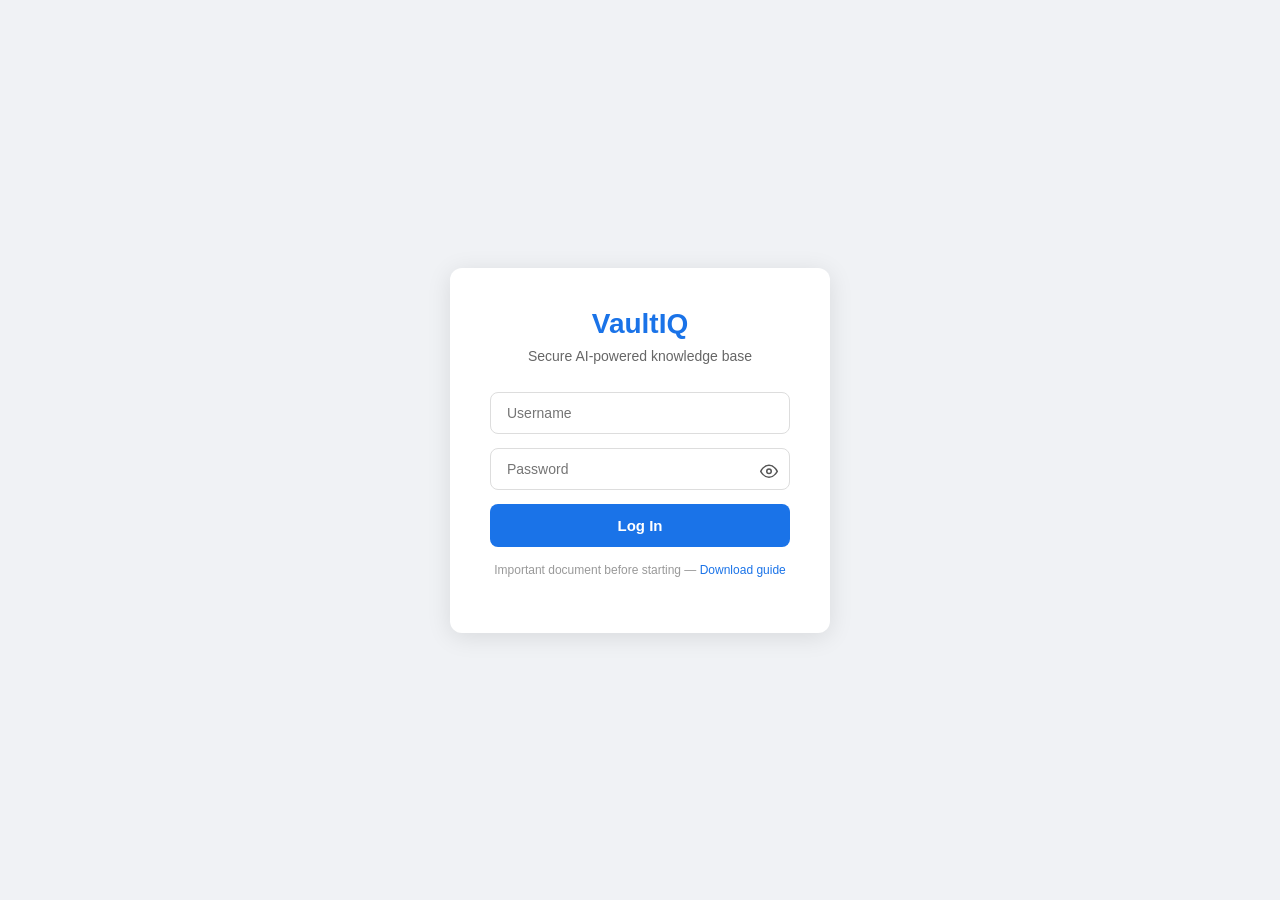
<file: frontend/index.html>
<!DOCTYPE html>
<html lang="en">

<head>
  <meta charset="UTF-8" />
  <meta name="viewport" content="width=device-width, initial-scale=1.0" />
  <title>VaultIQ</title>
  <style>
    * {
      box-sizing: border-box;
    }

    body {
      margin: 0;
      min-height: 100vh;
      display: flex;
      align-items: center;
      justify-content: center;
      background: #f0f2f5;
      font-family: -apple-system, BlinkMacSystemFont, "Segoe UI", sans-serif;
    }

    .card {
      background: #ffffff;
      border-radius: 12px;
      padding: 40px;
      width: 380px;
      box-shadow: 0 4px 24px rgba(0, 0, 0, 0.1);
    }

    .card h1 {
      margin: 0 0 8px;
      font-size: 28px;
      font-weight: 700;
      color: #1a73e8;
      text-align: center;
    }

    .card .subtitle {
      margin: 0 0 28px;
      font-size: 14px;
      color: #666;
      text-align: center;
    }

    #login-form input[type="text"],
    #login-form input[type="password"] {
      width: 100%;
      padding: 12px 16px;
      border: 1px solid #ddd;
      border-radius: 8px;
      margin-bottom: 14px;
      font-size: 14px;
    }

    #login-form input[type="text"]:focus,
    #login-form input[type="password"]:focus {
      border-color: #1a73e8;
      outline: none;
    }

    #login-btn {
      width: 100%;
      background: #1a73e8;
      color: #ffffff;
      padding: 13px;
      border-radius: 8px;
      border: none;
      font-size: 15px;
      font-weight: 600;
      cursor: pointer;
    }

    #login-btn:hover {
      background: #1557b0;
    }

    #login-btn:disabled {
      cursor: not-allowed;
      opacity: 0.85;
    }

    #login-error {
      display: none;
      color: #d32f2f;
      font-size: 13px;
      margin-top: 12px;
      text-align: center;
    }
  </style>
</head>

<body>
  <div class="card">
    <h1>VaultIQ</h1>
    <p class="subtitle">Secure AI-powered knowledge base</p>
    <form id="login-form" autocomplete="off">
      <input type="text" id="username" placeholder="Username" autocomplete="off" spellcheck="false" readonly>
      <div style="position:relative">
        <input type="password" id="password" placeholder="Password" autocomplete="off" readonly
               style="width:100%; padding:12px 44px 12px 16px; border:1px solid #ddd;
                      border-radius:8px; margin-bottom:14px; font-size:14px; box-sizing:border-box">
        <button type="button" id="toggle-password"
                style="position:absolute; right:12px; top:50%; transform:translateY(-65%);
                       background:none; border:none; cursor:pointer; padding:0;
                       font-size:16px; color:#888; line-height:1"
                onclick="togglePassword()" aria-label="Toggle password visibility">
          <svg xmlns="http://www.w3.org/2000/svg" width="18" height="18" viewBox="0 0 24 24" fill="none" stroke="#555" stroke-width="2" stroke-linecap="round" stroke-linejoin="round"><path d="M1 12s4-8 11-8 11 8 11 8-4 8-11 8-11-8-11-8z"/><circle cx="12" cy="12" r="3"/></svg>
        </button>
      </div>
      <button type="button" id="login-btn">Log In</button>
      <div id="login-error"></div>
      <p style="margin:16px 0 0; text-align:center; font-size:12px; color:#999">
        Important document before starting —
        <a href="Rag-chatbot.txt" download
           style="color:#1a73e8; text-decoration:none; font-weight:500">
          Download guide
        </a>
      </p></p>
    </form>
  </div>

  <script>
    function togglePassword() {
      const input = document.getElementById("password");
      const btn = document.getElementById("toggle-password");
      const eyeOpen = `<svg xmlns="http://www.w3.org/2000/svg" width="18" height="18" viewBox="0 0 24 24" fill="none" stroke="#555" stroke-width="2" stroke-linecap="round" stroke-linejoin="round"><path d="M1 12s4-8 11-8 11 8 11 8-4 8-11 8-11-8-11-8z"/><circle cx="12" cy="12" r="3"/></svg>`;
      const eyeOff = `<svg xmlns="http://www.w3.org/2000/svg" width="18" height="18" viewBox="0 0 24 24" fill="none" stroke="#555" stroke-width="2" stroke-linecap="round" stroke-linejoin="round"><path d="M17.94 17.94A10.07 10.07 0 0 1 12 20c-7 0-11-8-11-8a18.45 18.45 0 0 1 5.06-5.94"/><path d="M9.9 4.24A9.12 9.12 0 0 1 12 4c7 0 11 8 11 8a18.5 18.5 0 0 1-2.16 3.19"/><line x1="1" y1="1" x2="23" y2="23"/></svg>`;
      if (input.type === "password") {
        input.type = "text";
        btn.innerHTML = eyeOff;
      } else {
        input.type = "password";
        btn.innerHTML = eyeOpen;
      }
    }

    function showLoginError(message) {
      const el = document.getElementById("login-error");
      el.textContent = message;
      el.style.display = "block";
    }

    function hideLoginError() {
      const el = document.getElementById("login-error");
      el.textContent = "";
      el.style.display = "none";
    }
    function clearFormFields() {
      const usernameInput = document.getElementById("username");
      const passwordInput = document.getElementById("password");
      usernameInput.value = "";
      passwordInput.value = "";
    }

    function clearFormFieldsDelayed() {
      // Clear immediately
      clearFormFields();
      // Clear again after a short delay to override browser autofill
      setTimeout(clearFormFields, 100);
      // Remove readonly attribute to allow typing
      setTimeout(() => {
        document.getElementById("username").removeAttribute("readonly");
        document.getElementById("password").removeAttribute("readonly");
      }, 50);
    }

    window.addEventListener("load", function () {
      clearFormFieldsDelayed();
      document.getElementById("login-error").style.display = "none";

      // Clear URL parameter without reloading
      if (window.location.search.includes("logout=true")) {
        history.replaceState({}, document.title, "/index.html");
      }
    });
    function isTokenExpired(token) {
      try {
        const payload = JSON.parse(atob(token.split(".")[1]));
        const now = Math.floor(Date.now() / 1000);
        return payload.exp < now;
      } catch (e) {
        return true;
      }
    }

    function checkAlreadyLoggedIn() {
      const token = localStorage.getItem("token");
      const role = localStorage.getItem("role");

      if (!token || !role) return;

      if (isTokenExpired(token)) {
        localStorage.clear();
        return;
      }

      window.location.replace("/chatbot.html");
    }


    async function login() {
      const usernameInput = document.getElementById("username");
      const passwordInput = document.getElementById("password");
      const loginBtn = document.getElementById("login-btn");

      const username = usernameInput.value.trim();
      const password = passwordInput.value;

      // Clear fields immediately after getting values
      clearFormFields();

      hideLoginError();

      if (!username || !password) {
        showLoginError("Please enter username and password.");
        return;
      }

      const originalText = loginBtn.textContent;
      loginBtn.textContent = "Logging in...";
      loginBtn.disabled = true;

      try {
        const response = await fetch("https://ananyayash-vaultiq-api.hf.space/auth/token", {
          method: "POST",
          headers: {
            "Content-Type": "application/x-www-form-urlencoded"
          },
          body: `username=${encodeURIComponent(username)}&password=${encodeURIComponent(password)}`
        });

        if (response.status === 200) {
          const data = await response.json();
          localStorage.setItem("token", data.access_token);
          localStorage.setItem("role", data.role);
          localStorage.setItem("username", username);
          window.location.replace("/chatbot.html");
          return;
        }

        loginBtn.disabled = false;
        loginBtn.textContent = originalText;
        showLoginError("Invalid username or password. Please try again.");
      } catch (err) {
        loginBtn.disabled = false;
        loginBtn.textContent = originalText;
        showLoginError("Cannot connect to server. Make sure the API is running.");
      }
    }

    document.getElementById("login-btn").addEventListener("click", login);
    document.getElementById("login-form").addEventListener("submit", function (e) {
      e.preventDefault();
      login();
    });

    document.getElementById("username").addEventListener("keydown", function (e) {
      if (e.key === "Enter") {
        e.preventDefault();
        document.getElementById("password").focus();
      }
    });

    document.getElementById("password").addEventListener("keydown", function (e) {
      if (e.key === "Enter") {
        e.preventDefault();
        login();
      }
    });

    checkAlreadyLoggedIn();
  </script>
</body>

</html>
</file>
<file: frontend/styles.css>
* {
  box-sizing: border-box;
}

html,
body {
  margin: 0;
  padding: 0;
  height: 100%;
  overflow: hidden;
  font-family: -apple-system, BlinkMacSystemFont, "Segoe UI", sans-serif;
}

#app {
  display: flex;
  min-height: 100vh;
  height: 100vh;
}

#sidebar {
  position: fixed;
  left: 0;
  top: 0;
  width: 260px;
  height: 100vh;
  background: #1e2a3a;
  color: #ffffff;
  display: flex;
  flex-direction: column;
  padding: 20px 16px 20px;
  overflow-y: auto;
}

.sidebar-brand {
  font-weight: 700;
  font-size: 16px;
  color: #ffffff;
  line-height: 1.3;
}

.sidebar-divider {
  width: 100%;
  border: none;
  border-top: 1px solid #2d3f53;
  margin: 16px 0;
}

#sidebar-username {
  font-size: 14px;
  color: #aab4be;
  margin-bottom: 8px;
}

#role-badge {
  margin-bottom: 16px;
}

.role-badge-pill {
  display: inline-block;
  padding: 4px 12px;
  border-radius: 999px;
  font-size: 12px;
  font-weight: 600;
  color: #ffffff;
}

.dept-heading {
  margin: 0 0 8px;
  font-size: 12px;
  font-weight: 600;
  color: #aab4be;
  text-transform: uppercase;
  letter-spacing: 0.02em;
}

#dept-list {
  margin: 0;
}

.dept-bullets {
  margin: 0;
  padding-left: 18px;
  color: #aab4be;
  font-size: 13px;
  line-height: 1.5;
}

.sidebar-spacer {
  flex: 1;
  min-height: 8px;
}

#logout-btn {
  margin-top: 0;
  width: 100%;
  padding: 10px 12px;
  border: none;
  border-radius: 8px;
  font-size: 14px;
  font-weight: 600;
  cursor: pointer;
  background: rgba(229, 57, 53, 0.2);
  color: #ffcdd2;
  border: 1px solid rgba(229, 57, 53, 0.45);
}

#logout-btn:hover {
  background: rgba(229, 57, 53, 0.35);
  color: #ffffff;
}

#main {
  margin-left: 260px;
  width: calc(100% - 260px);
  height: 100vh;
  display: flex;
  flex-direction: column;
  background: #ffffff;
  overflow: hidden;
}

#chat-header {
  flex-shrink: 0;
  display: flex;
  align-items: center;
  justify-content: space-between;
  padding: 16px 24px;
  border-bottom: 1px solid #e8eaed;
  background: #ffffff;
}

.chat-header-title {
  font-weight: 600;
  font-size: 16px;
  color: #1e2a3a;
}

.api-status {
  display: inline-flex;
  align-items: center;
  gap: 8px;
  font-size: 13px;
}

.api-status--connected .status-label {
  color: #1e8e3e;
}

.api-status--disconnected .status-label {
  color: #c5221f;
}

.status-dot {
  width: 8px;
  height: 8px;
  border-radius: 50%;
  display: inline-block;
  background: #9aa0a6;
}

.status-dot--ok {
  background: #1e8e3e;
  box-shadow: 0 0 0 2px rgba(30, 142, 62, 0.25);
}

.status-dot--bad {
  background: #c5221f;
  box-shadow: 0 0 0 2px rgba(197, 34, 31, 0.25);
}

#chat-messages {
  flex: 1;
  overflow-y: auto;
  padding: 24px;
  background: #f8f9fa;
  display: flex;
  flex-direction: column;
  gap: 16px;
}

#input-area {
  flex-shrink: 0;
  display: flex;
  flex-direction: row;
  align-items: stretch;
  gap: 12px;
  background: #ffffff;
  border-top: 1px solid #e8eaed;
  padding: 16px 24px;
}

#query-input {
  flex: 1;
  min-height: 44px;
  max-height: 200px;
  height: 44px;
  resize: none;
  border: 1px solid #ddd;
  border-radius: 8px;
  padding: 10px 14px;
  font-size: 14px;
  font-family: inherit;
  overflow-y: auto;
}

#query-input:focus {
  outline: none;
  border-color: #1a73e8;
}

#send-btn {
  background: #1a73e8;
  color: #ffffff;
  border: none;
  border-radius: 8px;
  padding: 0 20px;
  font-size: 18px;
  cursor: pointer;
  line-height: 1;
}

#send-btn:hover {
  background: #1557b0;
}

.message {
  display: flex;
  flex-direction: column;
  max-width: 100%;
}

.user-message {
  align-items: flex-end;
}

.assistant-message {
  align-items: flex-start;
}

.bubble {
  max-width: 70%;
  padding: 12px 16px;
  font-size: 14px;
  line-height: 1.6;
}

.user-message .bubble {
  background: #1a73e8;
  color: #ffffff;
  border-radius: 18px 18px 4px 18px;
}

.assistant-message .bubble {
  background: #ffffff;
  border: 1px solid #e8eaed;
  color: #1e2a3a;
  border-radius: 18px 18px 18px 4px;
}

.bubble--typing {
  display: inline-flex;
  align-items: center;
}

.sources-details {
  margin-top: 8px;
  max-width: 70%;
}

.sources-details summary {
  cursor: pointer;
  font-size: 12px;
  color: #5f6368;
  list-style: none;
}

.sources-details summary::-webkit-details-marker {
  display: none;
}

.sources-details summary::before {
  content: "▶ ";
  font-size: 10px;
}

.sources-details[open] summary::before {
  content: "▼ ";
}

.sources-details-body {
  margin-top: 8px;
  background: #f1f3f4;
  border-radius: 6px;
  padding: 8px 12px;
  font-size: 12px;
}

.sources-table {
  width: 100%;
  border-collapse: collapse;
  font-size: 12px;
}

.sources-table th,
.sources-table td {
  text-align: left;
  padding: 4px 8px 4px 0;
  vertical-align: top;
}

.sources-table th {
  font-weight: 600;
  color: #3c4043;
  border-bottom: 1px solid #dadce0;
}

.sources-table td {
  color: #5f6368;
}

.sources-empty {
  margin: 0;
  color: #5f6368;
}

.typing-dots {
  display: inline-flex;
  align-items: center;
  gap: 4px;
}

.typing-dots span {
  width: 6px;
  height: 6px;
  border-radius: 50%;
  background: #5f6368;
  display: inline-block;
  animation: typing-bounce 0.8s infinite ease-in-out;
}

.typing-dots span:nth-child(1) {
  animation-delay: 0s;
}

.typing-dots span:nth-child(2) {
  animation-delay: 0.15s;
}

.typing-dots span:nth-child(3) {
  animation-delay: 0.3s;
}

@keyframes typing-bounce {
  0%,
  80%,
  100% {
    transform: translateY(0);
  }
  40% {
    transform: translateY(-4px);
  }
}

/* Format assistant answer text */
.bubble p {
  margin: 0 0 8px 0;
}

.bubble ul, .bubble ol {
  margin: 6px 0;
  padding-left: 20px;
}

.bubble li {
  margin-bottom: 4px;
  line-height: 1.5;
}

.bubble strong {
  font-weight: 600;
}
</file>
